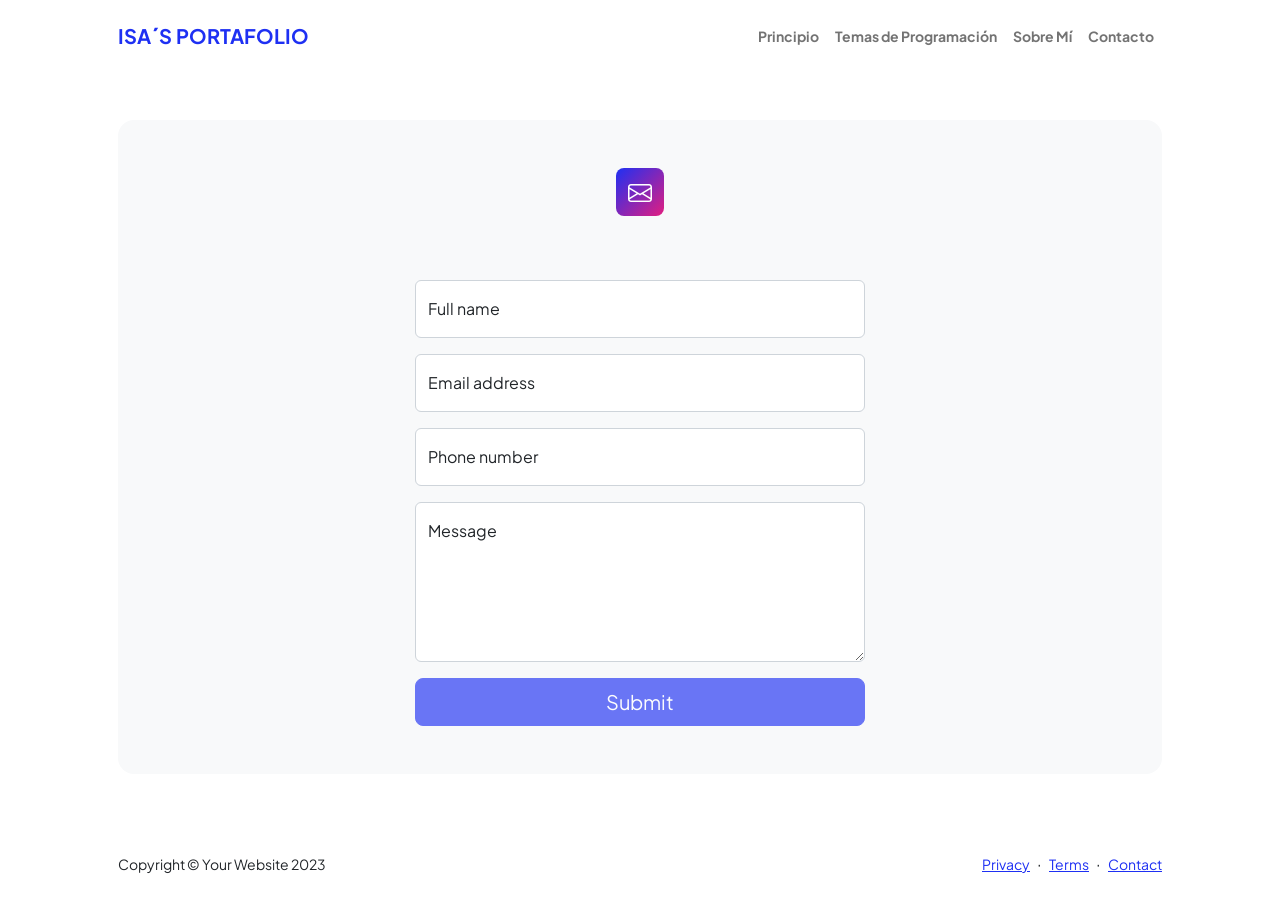
<file: contact.html>
<!DOCTYPE html>
<html lang="en">
    <head>
        <meta charset="utf-8" />
        <meta name="viewport" content="width=device-width, initial-scale=1, shrink-to-fit=no" />
        <meta name="description" content />
        <meta name="author" content />
        <title>MI PORTAFOLIO</title>
        <!-- Favicon-->
        <link rel="icon" type="image/x-icon" href="assets/favicon.ico" />
        <!-- Custom Google font-->
        <link rel="preconnect" href="https://fonts.googleapis.com" />
        <link rel="preconnect" href="https://fonts.gstatic.com" crossorigin />
        <link href="https://fonts.googleapis.com/css2?family=Plus+Jakarta+Sans:wght@100;200;300;400;500;600;700;800;900&amp;display=swap" rel="stylesheet" />
        <!-- Bootstrap icons-->
        <link href="https://cdn.jsdelivr.net/npm/bootstrap-icons@1.8.1/font/bootstrap-icons.css" rel="stylesheet" />
        <!-- Core theme CSS (includes Bootstrap)-->
        <link href="css/styles.css" rel="stylesheet" />
    </head>
    <body class="d-flex flex-column">
        <main class="flex-shrink-0">
            <!-- Navigation-->
            <nav class="navbar navbar-expand-lg navbar-light bg-white py-3">
                <div class="container px-5">
                    <a class="navbar-brand" href="index.html"><span class="fw-bolder text-primary">ISA´S PORTAFOLIO</span></a>
                    <button class="navbar-toggler" type="button" data-bs-toggle="collapse" data-bs-target="#navbarSupportedContent" aria-controls="navbarSupportedContent" aria-expanded="false" aria-label="Toggle navigation"><span class="navbar-toggler-icon"></span></button>
                    <div class="collapse navbar-collapse" id="navbarSupportedContent">
                        <ul class="navbar-nav ms-auto mb-2 mb-lg-0 small fw-bolder">
                            <li class="nav-item"><a class="nav-link" href="index.html">Principio</a></li>
                            <li class="nav-item"><a class="nav-link" href="resume.html">Temas de Programación</a></li>
                            <li class="nav-item"><a class="nav-link" href="projects.html">Sobre Mí</a></li>
                            <li class="nav-item"><a class="nav-link" href="contact.html">Contacto</a></li>
                        </ul>
                    </div>
                </div>
            </nav>
            <!-- Page content-->
            <section class="py-5">
                <div class="container px-5">
                    <!-- Contact form-->
                    <div class="bg-light rounded-4 py-5 px-4 px-md-5">
                        <div class="text-center mb-5">
                            <div class="feature bg-primary bg-gradient-primary-to-secondary text-white rounded-3 mb-3"><i class="bi bi-envelope"></i></div>
                            <h1 class="fw-bolder"></h1>
                            <p class="lead fw-normal text-muted mb-0"></p>
                        </div>
                        <div class="row gx-5 justify-content-center">
                            <div class="col-lg-8 col-xl-6">
                                <!-- * * * * * * * * * * * * * * *-->
                                <!-- * * SB Forms Contact Form * *-->
                                <!-- * * * * * * * * * * * * * * *-->
                                <!-- This form is pre-integrated with SB Forms.-->
                                <!-- To make this form functional, sign up at-->
                                <!-- https://startbootstrap.com/solution/contact-forms-->
                                <!-- to get an API token!-->
                                <form id="contactForm" data-sb-form-api-token="API_TOKEN">
                                    <!-- Name input-->
                                    <div class="form-floating mb-3">
                                        <input class="form-control" id="name" type="text" placeholder="Enter your name..." data-sb-validations="required" />
                                        <label for="name">Full name</label>
                                        <div class="invalid-feedback" data-sb-feedback="name:required">A name is required.</div>
                                    </div>
                                    <!-- Email address input-->
                                    <div class="form-floating mb-3">
                                        <input class="form-control" id="email" type="email" placeholder="name@example.com" data-sb-validations="required,email" />
                                        <label for="email">Email address</label>
                                        <div class="invalid-feedback" data-sb-feedback="email:required">An email is required.</div>
                                        <div class="invalid-feedback" data-sb-feedback="email:email">Email is not valid.</div>
                                    </div>
                                    <!-- Phone number input-->
                                    <div class="form-floating mb-3">
                                        <input class="form-control" id="phone" type="tel" placeholder="(123) 456-7890" data-sb-validations="required" />
                                        <label for="phone">Phone number</label>
                                        <div class="invalid-feedback" data-sb-feedback="phone:required">A phone number is required.</div>
                                    </div>
                                    <!-- Message input-->
                                    <div class="form-floating mb-3">
                                        <textarea class="form-control" id="message" type="text" placeholder="Enter your message here..." style="height: 10rem" data-sb-validations="required"></textarea>
                                        <label for="message">Message</label>
                                        <div class="invalid-feedback" data-sb-feedback="message:required">A message is required.</div>
                                    </div>
                                    <!-- Submit success message-->
                                    <!---->
                                    <!-- This is what your users will see when the form-->
                                    <!-- has successfully submitted-->
                                    <div class="d-none" id="submitSuccessMessage">
                                        <div class="text-center mb-3">
                                            <div class="fw-bolder">Form submission successful!</div>
                                            To activate this form, sign up at
                                            <br />
                                            <a href="https://startbootstrap.com/solution/contact-forms">https://startbootstrap.com/solution/contact-forms</a>
                                        </div>
                                    </div>
                                    <!-- Submit error message-->
                                    <!---->
                                    <!-- This is what your users will see when there is-->
                                    <!-- an error submitting the form-->
                                    <div class="d-none" id="submitErrorMessage"><div class="text-center text-danger mb-3">Error sending message!</div></div>
                                    <!-- Submit Button-->
                                    <div class="d-grid"><button class="btn btn-primary btn-lg disabled" id="submitButton" type="submit">Submit</button></div>
                                </form>
                            </div>
                        </div>
                    </div>
                </div>
            </section>
        </main>
        <!-- Footer-->
        <footer class="bg-white py-4 mt-auto">
            <div class="container px-5">
                <div class="row align-items-center justify-content-between flex-column flex-sm-row">
                    <div class="col-auto"><div class="small m-0">Copyright &copy; Your Website 2023</div></div>
                    <div class="col-auto">
                        <a class="small" href="#!">Privacy</a>
                        <span class="mx-1">&middot;</span>
                        <a class="small" href="#!">Terms</a>
                        <span class="mx-1">&middot;</span>
                        <a class="small" href="#!">Contact</a>
                    </div>
                </div>
            </div>
        </footer>
        <!-- Bootstrap core JS-->
        <script src="https://cdn.jsdelivr.net/npm/bootstrap@5.2.3/dist/js/bootstrap.bundle.min.js"></script>
        <!-- Core theme JS-->
        <script src="js/scripts.js"></script>
        <!-- * * * * * * * * * * * * * * * * * * * * * * * * * * * * * * * * * * * * * * * *-->
        <!-- * *                               SB Forms JS                               * *-->
        <!-- * * Activate your form at https://startbootstrap.com/solution/contact-forms * *-->
        <!-- * * * * * * * * * * * * * * * * * * * * * * * * * * * * * * * * * * * * * * * *-->
        <script src="https://cdn.startbootstrap.com/sb-forms-latest.js"></script>
    </body>
</html>
</file>
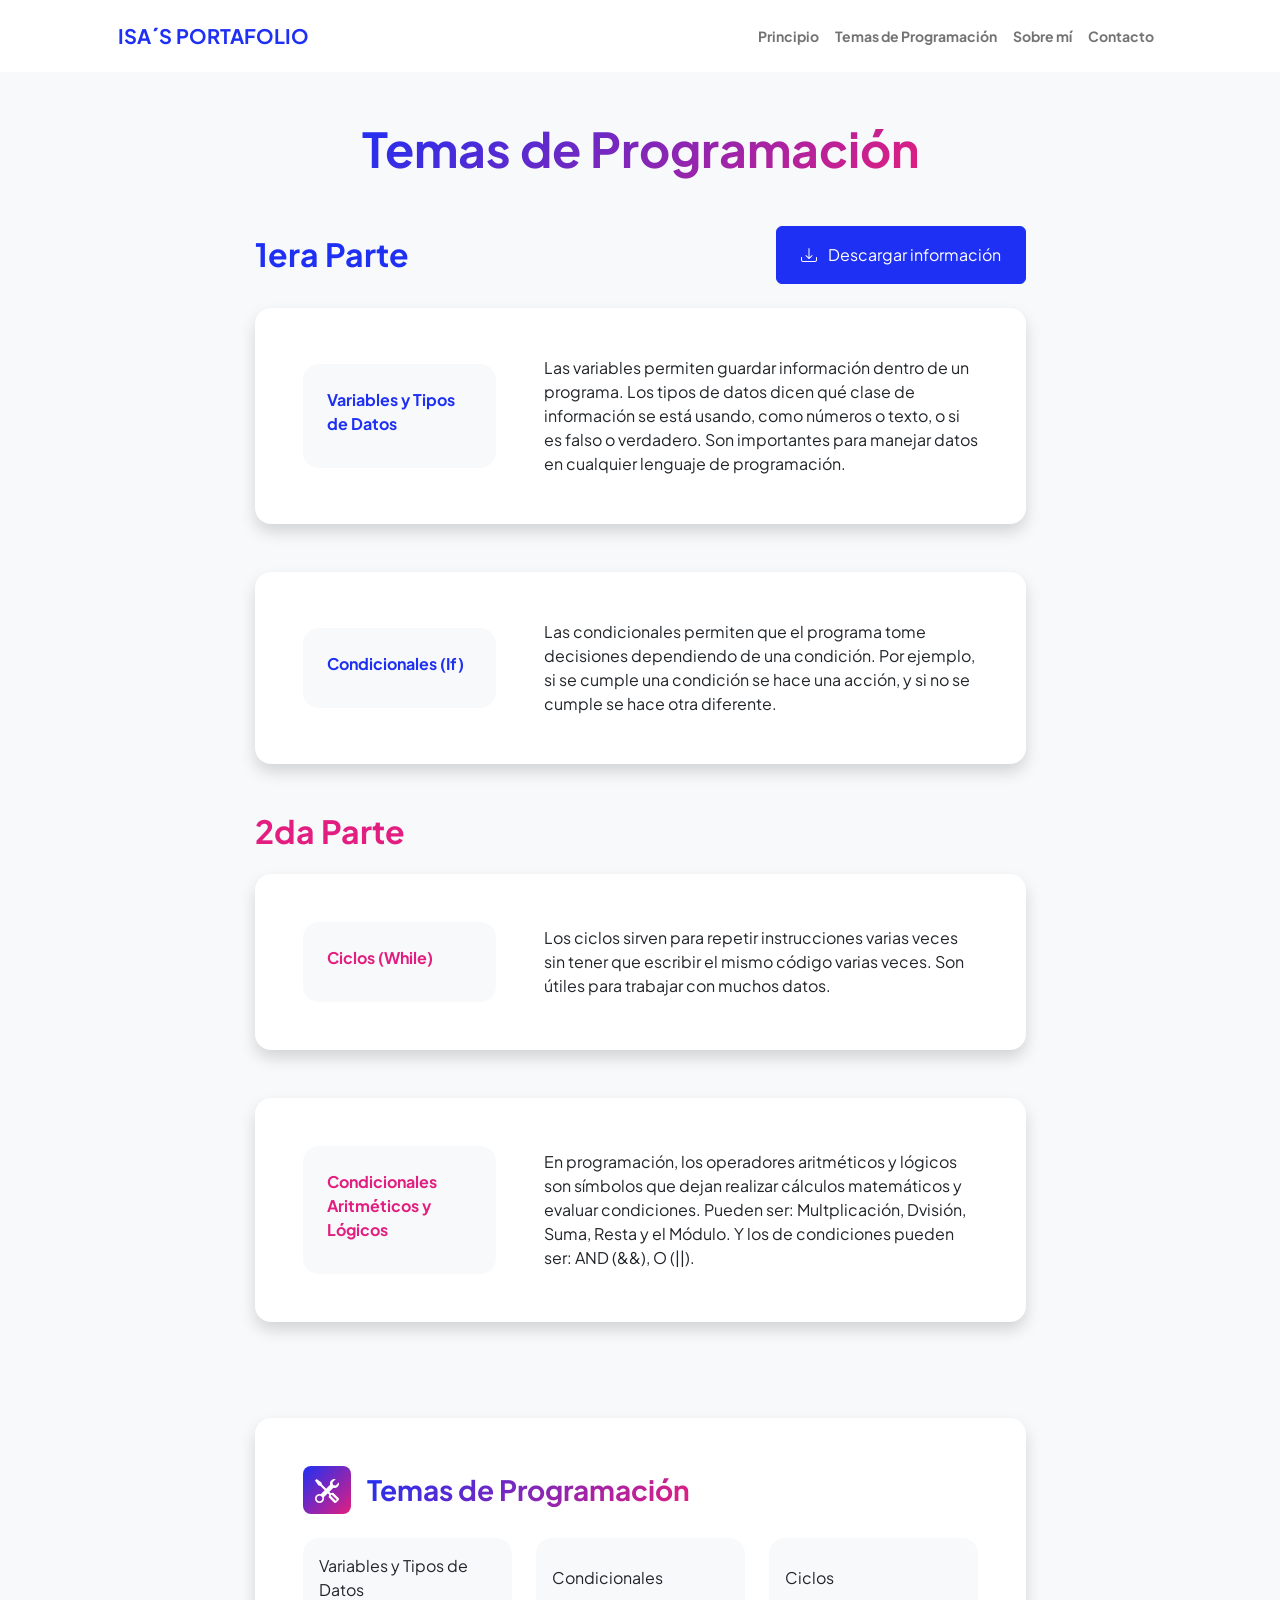
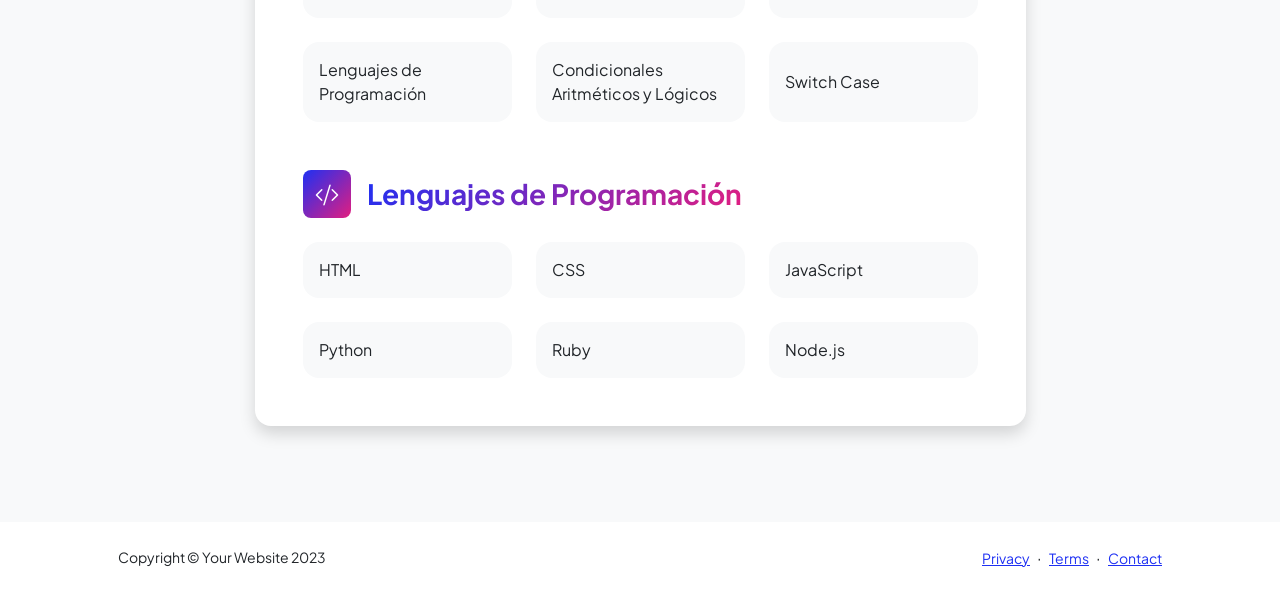
<file: resume.html>
<!DOCTYPE html>
<html lang="en">
    <head>
        <meta charset="utf-8" />
        <meta name="viewport" content="width=device-width, initial-scale=1, shrink-to-fit=no" />
        <meta name="description" content="" />
        <meta name="author" content="" />
        <title>MI PORTAFOLIO</title>
        <!-- Favicon-->
        <link rel="icon" type="image/x-icon" href="assets/favicon.ico" />
        <!-- Custom Google font-->
        <link rel="preconnect" href="https://fonts.googleapis.com" />
        <link rel="preconnect" href="https://fonts.gstatic.com" crossorigin />
        <link href="https://fonts.googleapis.com/css2?family=Plus+Jakarta+Sans:wght@100;200;300;400;500;600;700;800;900&amp;display=swap" rel="stylesheet" />
        <!-- Bootstrap icons-->
        <link href="https://cdn.jsdelivr.net/npm/bootstrap-icons@1.8.1/font/bootstrap-icons.css" rel="stylesheet" />
        <!-- Core theme CSS (includes Bootstrap)-->
        <link href="css/styles.css" rel="stylesheet" />
    </head>
    <body class="d-flex flex-column h-100 bg-light">
        <main class="flex-shrink-0">
            <!-- Navigation-->
            <nav class="navbar navbar-expand-lg navbar-light bg-white py-3">
                <div class="container px-5">
                    <a class="navbar-brand" href="index.html"><span class="fw-bolder text-primary">ISA´S PORTAFOLIO</span></a>
                    <button class="navbar-toggler" type="button" data-bs-toggle="collapse" data-bs-target="#navbarSupportedContent" aria-controls="navbarSupportedContent" aria-expanded="false" aria-label="Toggle navigation"><span class="navbar-toggler-icon"></span></button>
                    <div class="collapse navbar-collapse" id="navbarSupportedContent">
                        <ul class="navbar-nav ms-auto mb-2 mb-lg-0 small fw-bolder">
                            <li class="nav-item"><a class="nav-link" href="index.html">Principio</a></li>
                            <li class="nav-item"><a class="nav-link" href="resume.html">Temas de Programación</a></li>
                            <li class="nav-item"><a class="nav-link" href="projects.html">Sobre mí</a></li>
                            <li class="nav-item"><a class="nav-link" href="contact.html">Contacto</a></li>
                        </ul>
                    </div>
                </div>
            </nav>
            <!-- Page Content-->
            <div class="container px-5 my-5">
                <div class="text-center mb-5">
                    <h1 class="display-5 fw-bolder mb-0"><span class="text-gradient d-inline">Temas de Programación</span></h1>
                </div>
                <div class="row gx-5 justify-content-center">
                    <div class="col-lg-11 col-xl-9 col-xxl-8">
                        <!-- Experience Section-->
                        <section>
                            <div class="d-flex align-items-center justify-content-between mb-4">
                                <h2 class="text-primary fw-bolder mb-0">1era Parte</h2>
                                <!-- Download resume button-->
                                <!-- Note: Set the link href target to a PDF file within your project-->
                                <a class="btn btn-primary px-4 py-3" href="#!">
                                    <div class="d-inline-block bi bi-download me-2"></div>
                                    Descargar información
                                </a>
                            </div>
                            <!-- Experience Card 1-->
                            <div class="card shadow border-0 rounded-4 mb-5">
                                <div class="card-body p-5">
                                    <div class="row align-items-center gx-5">
                                        <div class="col text-center text-lg-start mb-4 mb-lg-0">
                                            <div class="bg-light p-4 rounded-4">
                                                <div class="text-primary fw-bolder mb-2">Variables y Tipos de Datos </div>
                                                <div class="small fw-bolder"></div>
                                                <div class="small text-muted"></div>
                                                <div class="small text-muted"></div>
                                            </div>
                                        </div>
                                        <div class="col-lg-8"><div>Las variables permiten guardar información dentro de un programa. Los tipos de datos dicen qué clase de información se está usando, como números o texto, o si es falso o verdadero. Son importantes para manejar datos en cualquier lenguaje de programación.

</div></div>
                                    </div>
                                </div>
                            </div>
                            <!-- Experience Card 2-->
                            <div class="card shadow border-0 rounded-4 mb-5">
                                <div class="card-body p-5">
                                    <div class="row align-items-center gx-5">
                                        <div class="col text-center text-lg-start mb-4 mb-lg-0">
                                            <div class="bg-light p-4 rounded-4">
                                                <div class="text-primary fw-bolder mb-2">Condicionales (If)</div>
                                                <div class="small fw-bolder"></div>
                                                <div class="small text-muted"></div>
                                                <div class="small text-muted"></div>
                                            </div>
                                        </div>
                                        <div class="col-lg-8"><div>Las condicionales permiten que el programa tome decisiones dependiendo de una condición. Por ejemplo, si se cumple una condición se hace una acción, y si no se cumple se hace otra diferente.</div></div>
                                    </div>
                                </div>
                            </div>
                        </section>
                        <!-- Education Section-->
                        <section>
                            <h2 class="text-secondary fw-bolder mb-4">2da Parte</h2>
                            <!-- Education Card 1-->
                            <div class="card shadow border-0 rounded-4 mb-5">
                                <div class="card-body p-5">
                                    <div class="row align-items-center gx-5">
                                        <div class="col text-center text-lg-start mb-4 mb-lg-0">
                                            <div class="bg-light p-4 rounded-4">
                                                <div class="text-secondary fw-bolder mb-2">Ciclos (While)</div>
                                                <div class="mb-2">
                                                    <div class="small fw-bolder"></div>
                                                    <div class="small text-muted"></div>
                                                </div>
                                                <div class="fst-italic">
                                                    <div class="small text-muted"></div>
                                                    <div class="small text-muted"></div>
                                                </div>
                                            </div>
                                        </div>
                                        <div class="col-lg-8"><div>Los ciclos sirven para repetir instrucciones varias veces sin tener que escribir el mismo código varias veces. Son útiles para trabajar con muchos datos.</div></div>
                                    </div>
                                </div>
                            </div>
                            <!-- Education Card 2-->
                            <div class="card shadow border-0 rounded-4 mb-5">
                                <div class="card-body p-5">
                                    <div class="row align-items-center gx-5">
                                        <div class="col text-center text-lg-start mb-4 mb-lg-0">
                                            <div class="bg-light p-4 rounded-4">
                                                <div class="text-secondary fw-bolder mb-2">Condicionales Aritméticos y Lógicos</div>
                                                <div class="mb-2">
                                                    <div class="small fw-bolder"></div>
                                                    <div class="small text-muted"></div>
                                                </div>
                                                <div class="fst-italic">
                                                    <div class="small text-muted"></div>
                                                    <div class="small text-muted"></div>
                                                </div>
                                            </div>
                                        </div>
                                        <div class="col-lg-8"><div> En programación, los operadores aritméticos y lógicos son símbolos que dejan realizar cálculos matemáticos y evaluar condiciones. Pueden ser: Multplicación, Dvisión, Suma, Resta y el Módulo. Y los de condiciones pueden ser: AND (&&), O (||).</div></div>
                                    </div>
                                </div>
                            </div>
                        </section>
                        <!-- Divider-->
                        <div class="pb-5"></div>
                        <!-- Skills Section-->
                        <section>
                            <!-- Skillset Card-->
                            <div class="card shadow border-0 rounded-4 mb-5">
                                <div class="card-body p-5">
                                    <!-- Professional skills list-->
                                    <div class="mb-5">
                                        <div class="d-flex align-items-center mb-4">
                                            <div class="feature bg-primary bg-gradient-primary-to-secondary text-white rounded-3 me-3"><i class="bi bi-tools"></i></div>
                                            <h3 class="fw-bolder mb-0"><span class="text-gradient d-inline">Temas de Programación</span></h3>
                                        </div>
                                        <div class="row row-cols-1 row-cols-md-3 mb-4">
                                            <div class="col mb-4 mb-md-0"><div class="d-flex align-items-center bg-light rounded-4 p-3 h-100">Variables y Tipos de Datos</div></div>
                                            <div class="col mb-4 mb-md-0"><div class="d-flex align-items-center bg-light rounded-4 p-3 h-100">Condicionales</div></div>
                                            <div class="col"><div class="d-flex align-items-center bg-light rounded-4 p-3 h-100">Ciclos</div></div>
                                        </div>
                                        <div class="row row-cols-1 row-cols-md-3">
                                            <div class="col mb-4 mb-md-0"><div class="d-flex align-items-center bg-light rounded-4 p-3 h-100">Lenguajes de Programación</div></div>
                                            <div class="col mb-4 mb-md-0"><div class="d-flex align-items-center bg-light rounded-4 p-3 h-100">Condicionales Aritméticos y Lógicos</div></div>
                                            <div class="col"><div class="d-flex align-items-center bg-light rounded-4 p-3 h-100">Switch Case</div></div>
                                        </div>
                                    </div>
                                    <!-- Languages list-->
                                    <div class="mb-0">
                                        <div class="d-flex align-items-center mb-4">
                                            <div class="feature bg-primary bg-gradient-primary-to-secondary text-white rounded-3 me-3"><i class="bi bi-code-slash"></i></div>
                                            <h3 class="fw-bolder mb-0"><span class="text-gradient d-inline">Lenguajes de Programación</span></h3>
                                        </div>
                                        <div class="row row-cols-1 row-cols-md-3 mb-4">
                                            <div class="col mb-4 mb-md-0"><div class="d-flex align-items-center bg-light rounded-4 p-3 h-100">HTML</div></div>
                                            <div class="col mb-4 mb-md-0"><div class="d-flex align-items-center bg-light rounded-4 p-3 h-100">CSS</div></div>
                                            <div class="col"><div class="d-flex align-items-center bg-light rounded-4 p-3 h-100">JavaScript</div></div>
                                        </div>
                                        <div class="row row-cols-1 row-cols-md-3">
                                            <div class="col mb-4 mb-md-0"><div class="d-flex align-items-center bg-light rounded-4 p-3 h-100">Python</div></div>
                                            <div class="col mb-4 mb-md-0"><div class="d-flex align-items-center bg-light rounded-4 p-3 h-100">Ruby</div></div>
                                            <div class="col"><div class="d-flex align-items-center bg-light rounded-4 p-3 h-100">Node.js</div></div>
                                        </div>
                                    </div>
                                </div>
                            </div>
                        </section>
                    </div>
                </div>
            </div>
        </main>
        <!-- Footer-->
        <footer class="bg-white py-4 mt-auto">
            <div class="container px-5">
                <div class="row align-items-center justify-content-between flex-column flex-sm-row">
                    <div class="col-auto"><div class="small m-0">Copyright &copy; Your Website 2023</div></div>
                    <div class="col-auto">
                        <a class="small" href="#!">Privacy</a>
                        <span class="mx-1">&middot;</span>
                        <a class="small" href="#!">Terms</a>
                        <span class="mx-1">&middot;</span>
                        <a class="small" href="#!">Contact</a>
                    </div>
                </div>
            </div>
        </footer>
        <!-- Bootstrap core JS-->
        <script src="https://cdn.jsdelivr.net/npm/bootstrap@5.2.3/dist/js/bootstrap.bundle.min.js"></script>
        <!-- Core theme JS-->
        <script src="js/scripts.js"></script>
    </body>
</html>
</file>
